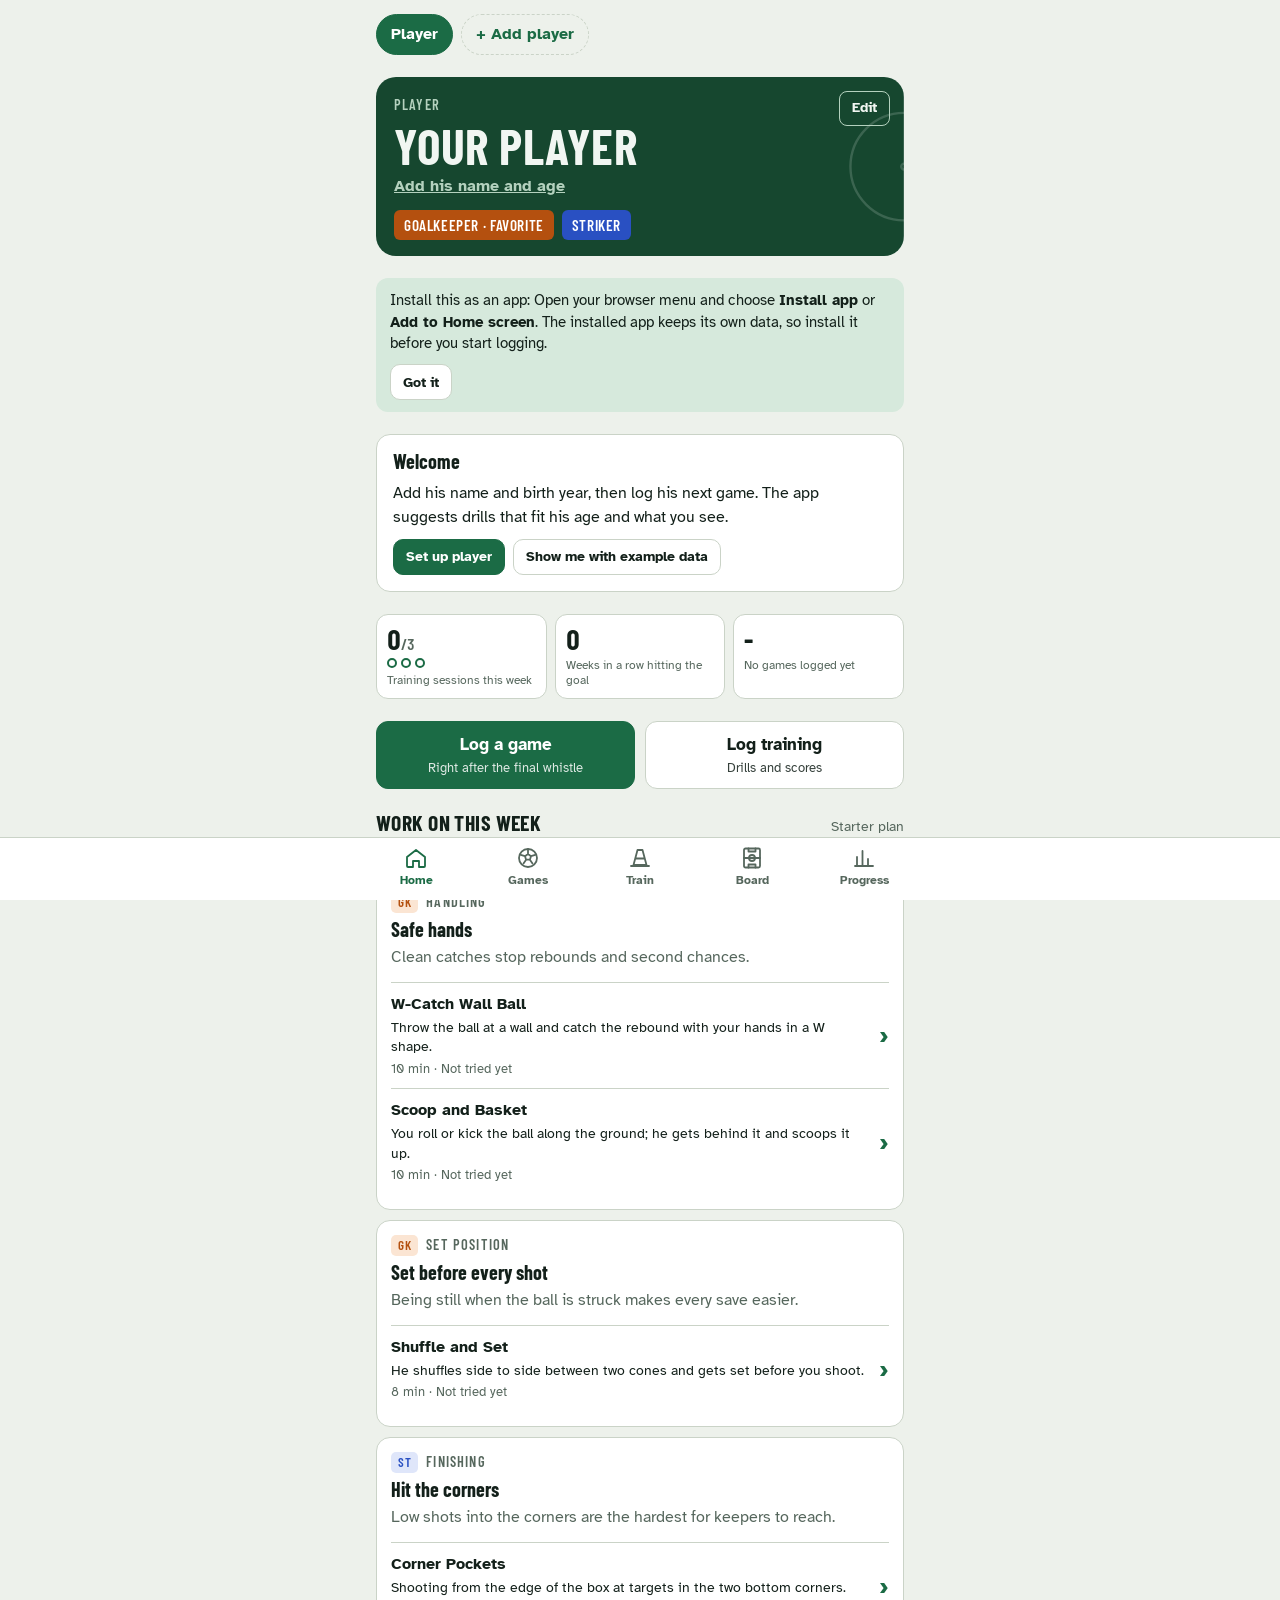
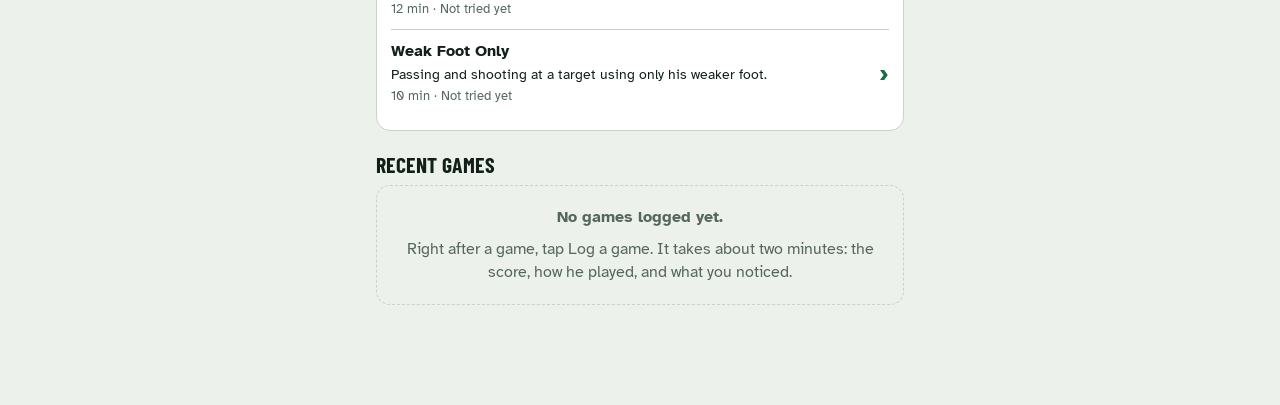
<file: soccer/index.html>
<!DOCTYPE html>
<html lang="en">
<head>
  <meta charset="UTF-8" />
  <meta name="viewport" content="width=device-width, initial-scale=1, viewport-fit=cover" />
  <title>Keeper &amp; Striker Log</title>
  <meta name="description" content="Log games as goalkeeper or striker, track mistakes, saves and shots, and train with drills that target what needs work." />
  <meta name="theme-color" content="#16472F" />
  <meta name="apple-mobile-web-app-capable" content="yes" />
  <meta name="mobile-web-app-capable" content="yes" />
  <meta name="apple-mobile-web-app-status-bar-style" content="black-translucent" />
  <meta name="apple-mobile-web-app-title" content="Soccer Log" />
  <link rel="manifest" href="manifest.webmanifest" />
  <link rel="icon" href="icons/icon.svg" type="image/svg+xml" />
  <link rel="apple-touch-icon" href="icons/apple-touch-icon.png" />
  <link rel="preconnect" href="https://fonts.googleapis.com" />
  <link rel="preconnect" href="https://fonts.gstatic.com" crossorigin />
  <link rel="stylesheet" href="https://fonts.googleapis.com/css2?family=Atkinson+Hyperlegible:wght@400;700&family=Barlow+Condensed:wght@500;600;700&display=swap" />
  <link rel="stylesheet" href="app.css" />
</head>
<body>
  <div class="statusbar" aria-hidden="true"></div>
  <div class="wrap"><main id="view"><noscript><p>This app needs JavaScript turned on.</p></noscript></main></div>
  <div id="toast" class="toast" role="status" hidden></div>
  <input type="file" id="importFile" accept="application/json,.json" hidden />
  <nav class="tabs" aria-label="Sections"><div class="tabs-in">
    <button class="tab" data-a="go" data-v="home"><svg viewBox="0 0 24 24" aria-hidden="true"><path d="M3 11l9-7 9 7v9a1 1 0 0 1-1 1h-5v-6h-6v6H4a1 1 0 0 1-1-1z"/></svg>Home</button>
    <button class="tab" data-a="go" data-v="games"><svg viewBox="0 0 24 24" aria-hidden="true"><circle cx="12" cy="12" r="9"/><path d="M12 8l3 2.2-1.1 3.5h-3.8L9 10.2zM12 8V3.2M15 10.2l4.3-1.4M13.9 13.7l2.6 3.7M10.1 13.7l-2.6 3.7M9 10.2L4.7 8.8"/></svg>Games</button>
    <button class="tab" data-a="go" data-v="train"><svg viewBox="0 0 24 24" aria-hidden="true"><path d="M9.5 4h5l4 15h-13zM3 20h18M7.6 12.5h8.8"/></svg>Train</button>
    <button class="tab" data-a="go" data-v="board"><svg viewBox="0 0 24 24" aria-hidden="true"><rect x="4" y="2.5" width="16" height="19" rx="1.5"/><path d="M4 12h16"/><circle cx="12" cy="12" r="3"/><path d="M8.5 2.5v3h7v-3M8.5 21.5v-3h7v3"/></svg>Board</button>
    <button class="tab" data-a="go" data-v="progress"><svg viewBox="0 0 24 24" aria-hidden="true"><path d="M5 20V11M10.5 20V5M16 20v-7M21 20H3"/></svg>Progress</button>
  </div></nav>
  <script src="plays.js"></script>
  <script src="app.js"></script>
</body>
</html>
</file>
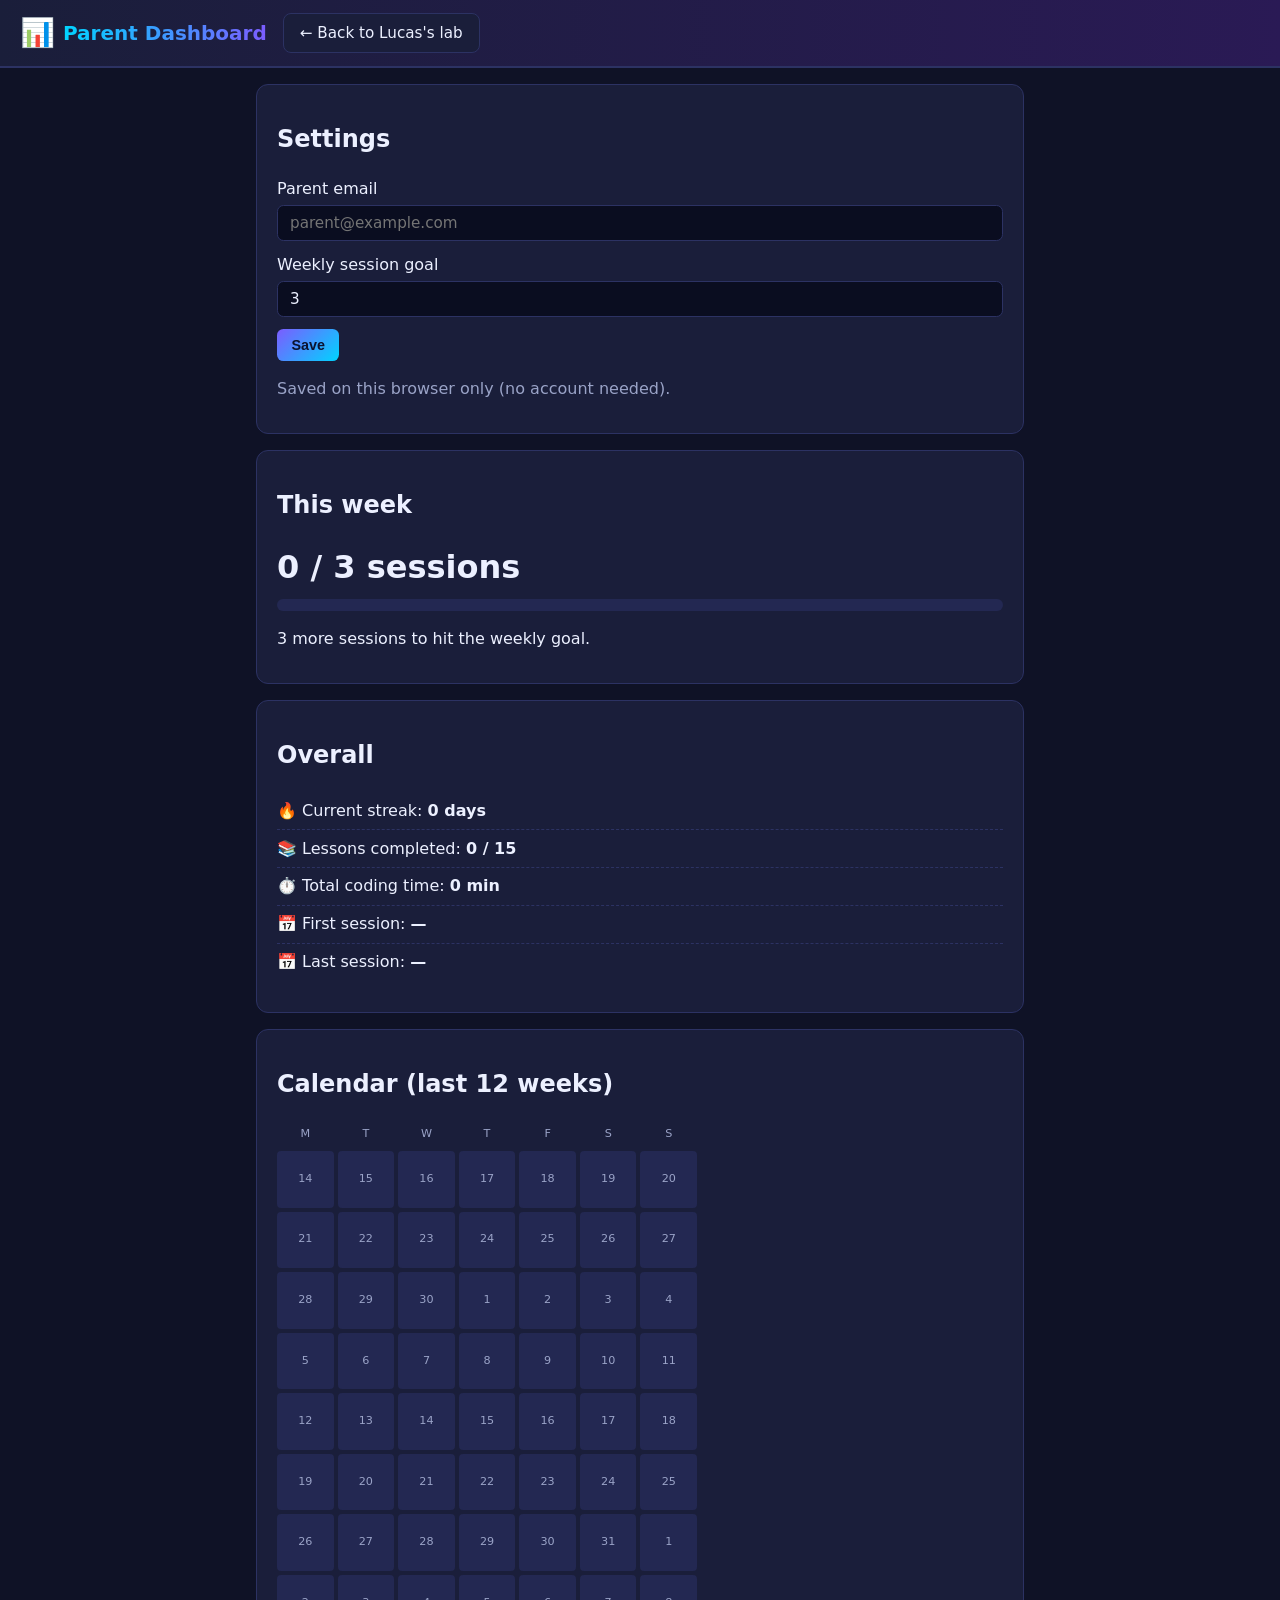
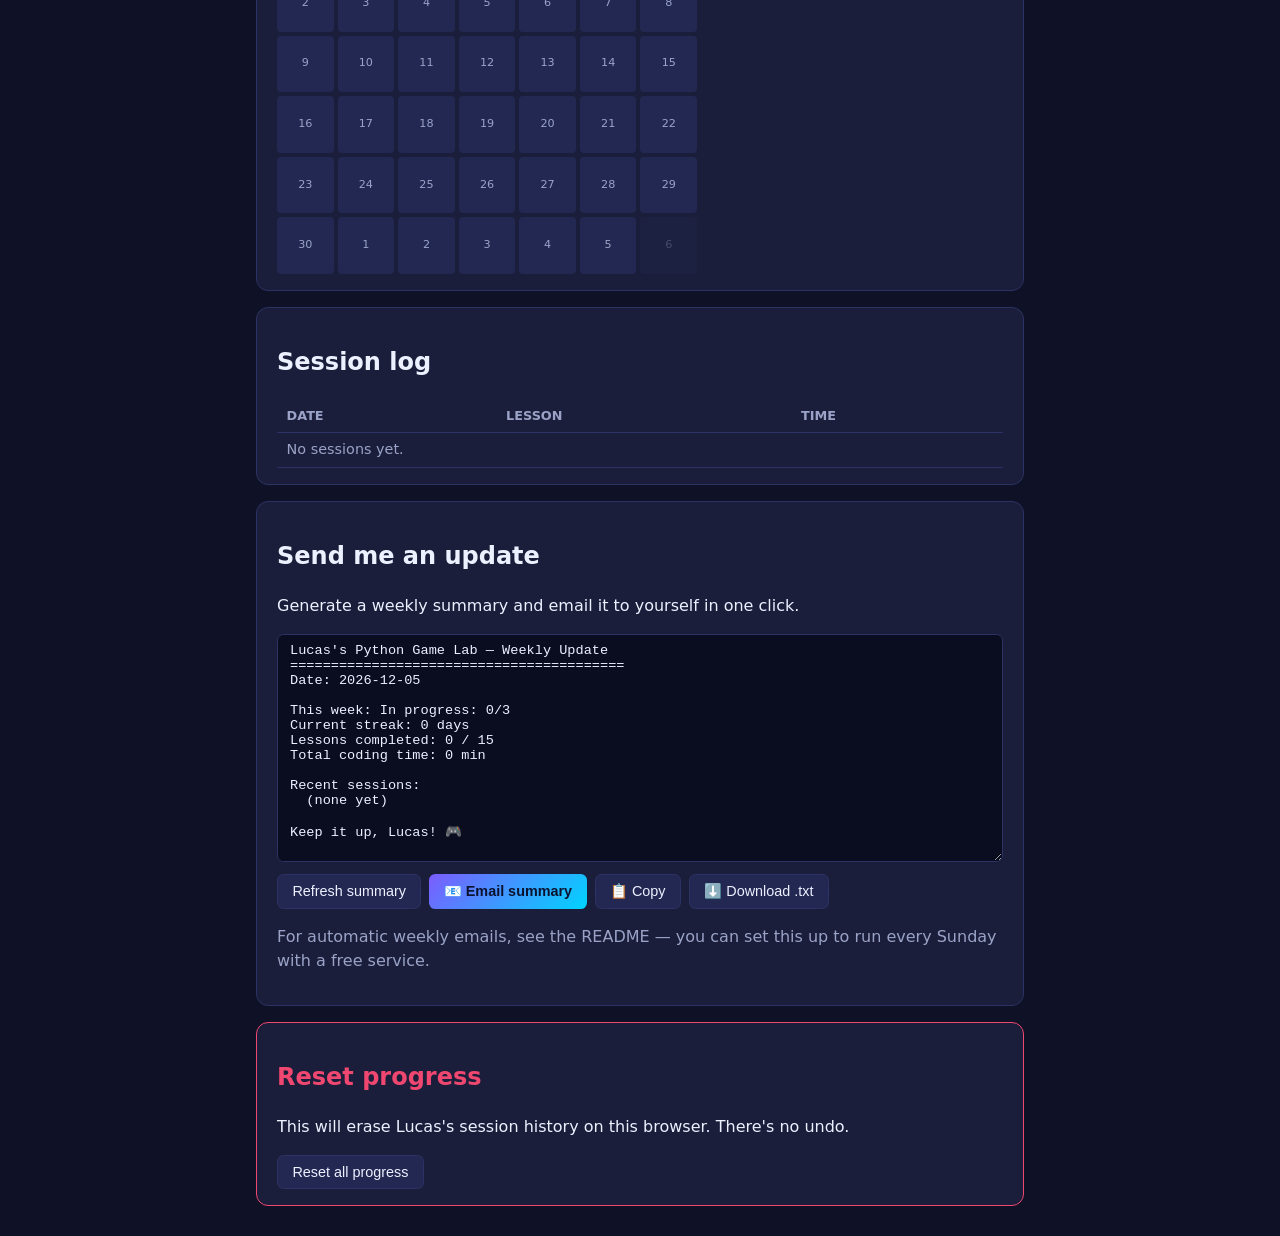
<file: parent.html>
<!DOCTYPE html>
<html lang="en">
<head>
  <meta charset="UTF-8" />
  <meta name="viewport" content="width=device-width, initial-scale=1.0" />
  <title>Parent View — Lucas's Python Game Lab</title>
  <link rel="stylesheet" href="css/styles.css" />
</head>
<body>
  <header class="topbar">
    <div class="brand">
      <span class="logo">📊</span>
      <h1>Parent Dashboard</h1>
    </div>
    <nav class="topnav">
      <a class="nav-btn" href="index.html">← Back to Lucas's lab</a>
    </nav>
  </header>

  <main class="parent-main">
    <section class="card">
      <h2>Settings</h2>
      <label>
        Parent email
        <input id="parent-email" type="email" placeholder="parent@example.com" />
      </label>
      <label>
        Weekly session goal
        <input id="weekly-goal" type="number" min="1" max="7" value="3" />
      </label>
      <button id="btn-save-settings" class="primary">Save</button>
      <p class="muted">Saved on this browser only (no account needed).</p>
    </section>

    <section class="card">
      <h2>This week</h2>
      <p class="big-stat"><span id="sessions-this-week">0</span> / <span id="goal-display">3</span> sessions</p>
      <div class="progress-bar"><div id="week-bar" class="progress-fill"></div></div>
      <p id="week-status"></p>
    </section>

    <section class="card">
      <h2>Overall</h2>
      <ul class="stat-list">
        <li>🔥 Current streak: <strong><span id="streak-count">0</span> days</strong></li>
        <li>📚 Lessons completed: <strong><span id="lessons-done">0</span> / <span id="lessons-total">0</span></strong></li>
        <li>⏱️ Total coding time: <strong><span id="total-time">0</span> min</strong></li>
        <li>📅 First session: <strong id="first-session">—</strong></li>
        <li>📅 Last session: <strong id="last-session">—</strong></li>
      </ul>
    </section>

    <section class="card">
      <h2>Calendar (last 12 weeks)</h2>
      <div id="calendar"></div>
    </section>

    <section class="card">
      <h2>Session log</h2>
      <table class="log-table">
        <thead><tr><th>Date</th><th>Lesson</th><th>Time</th></tr></thead>
        <tbody id="session-log"></tbody>
      </table>
    </section>

    <section class="card">
      <h2>Send me an update</h2>
      <p>Generate a weekly summary and email it to yourself in one click.</p>
      <textarea id="summary-preview" rows="14" readonly></textarea>
      <div class="row">
        <button id="btn-refresh-summary">Refresh summary</button>
        <button id="btn-email-summary" class="primary">📧 Email summary</button>
        <button id="btn-copy-summary">📋 Copy</button>
        <button id="btn-download-summary">⬇️ Download .txt</button>
      </div>
      <p class="muted">For automatic weekly emails, see the README — you can set this up to run every Sunday with a free service.</p>
    </section>

    <section class="card danger">
      <h2>Reset progress</h2>
      <p>This will erase Lucas's session history on this browser. There's no undo.</p>
      <button id="btn-reset-progress">Reset all progress</button>
    </section>
  </main>

  <script src="js/lessons.js"></script>
  <script src="js/tracker.js"></script>
  <script src="js/parent.js"></script>
</body>
</html>
</file>
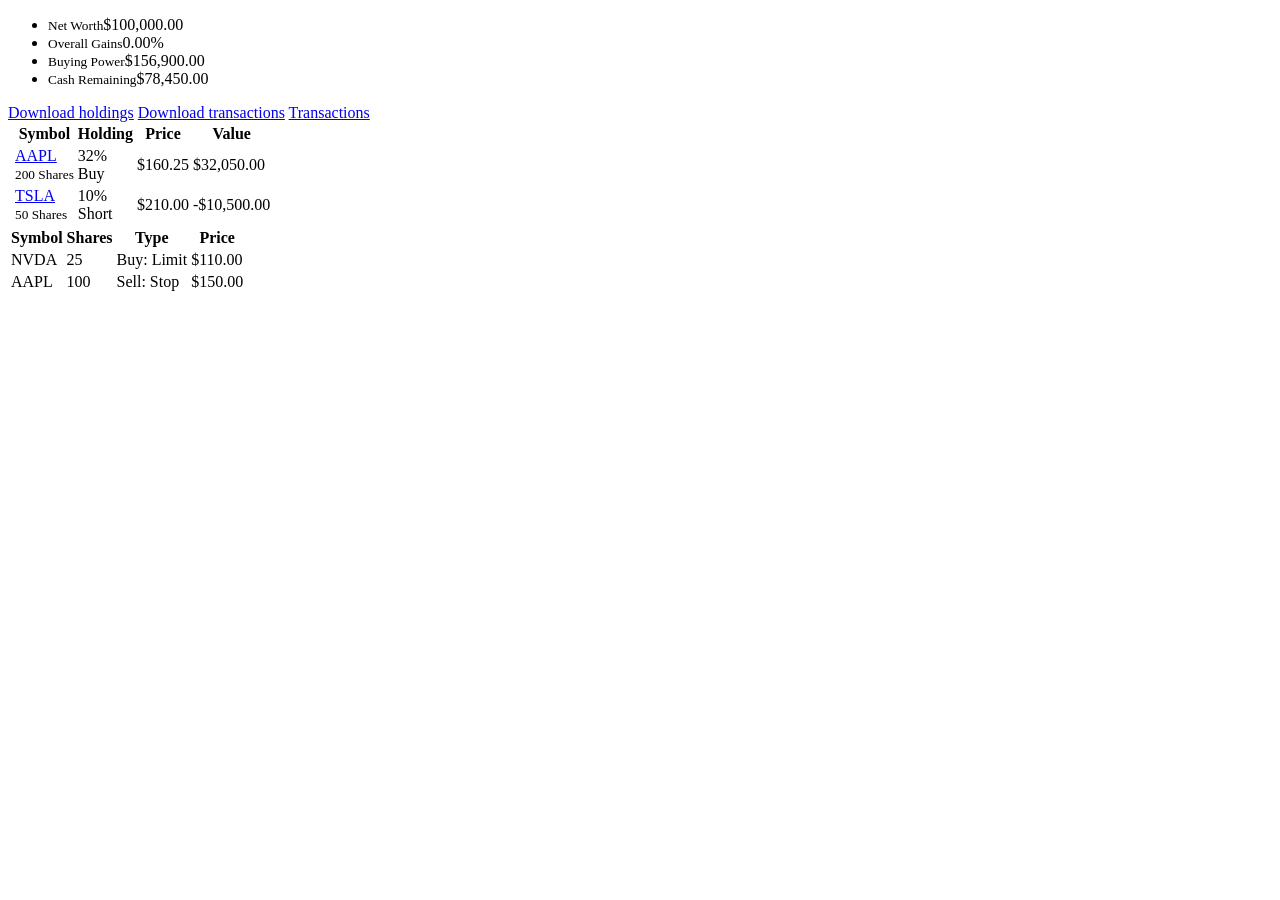
<file: mw-trade-alerts/tests/fixtures/portfolio.html>
<!doctype html>
<html><body>
<!-- Trimmed-down copy of the MarketWatch game portfolio page structure -->
<div class="element element--profile">
  <ul class="list list--kv">
    <li class="kv__item"><small class="label">Net Worth</small><span class="primary">$100,000.00</span></li>
    <li class="kv__item"><small class="label">Overall Gains</small><span class="primary">0.00%</span></li>
    <li class="kv__item"><small class="label">Buying Power</small><span class="primary">$156,900.00</span></li>
    <li class="kv__item"><small class="label">Cash Remaining</small><span class="primary">$78,450.00</span></li>
  </ul>
</div>
<a href="/games/demo-game/download?view=holdings&amp;pub=PUB123&amp;isDownload=true">Download holdings</a>
<a href="/games/demo-game/download?view=transactions&amp;pub=&amp;isDownload=true">Download transactions</a>
<a href="/games/demo-game/transactions?pub=PUB123">Transactions</a>

<mw-table-dropdown>
<table class="table table--primary">
  <thead><tr><th></th><th>Symbol</th><th>Holding</th><th>Price</th><th>Value</th></tr></thead>
  <tbody>
    <tr class="table__row">
      <td></td>
      <td><a class="primary" href="#"><mini-quote>AAPL</mini-quote></a><div class="secondary"><small>200 Shares</small></div></td>
      <td><div class="primary">32%</div><div class="secondary">
        Buy
      </div></td>
      <td><div class="primary">$160.25</div></td>
      <td><div class="primary">$32,050.00</div></td>
    </tr>
    <tr class="table__row">
      <td></td>
      <td><a class="primary" href="#"><mini-quote>TSLA</mini-quote></a><div class="secondary"><small>50 Shares</small></div></td>
      <td><div class="primary">10%</div><div class="secondary">Short</div></td>
      <td><div class="primary">$210.00</div></td>
      <td><div class="primary">-$10,500.00</div></td>
    </tr>
  </tbody>
</table>
</mw-table-dropdown>

<table class="table table--primary table--condensed no-margin">
  <tr><th>Symbol</th><th>Shares</th><th>Type</th><th>Price</th></tr>
  <tr data-order="9001"><td class="ticker">NVDA</td><td class="shares">25</td><td class="type">Buy: Limit</td><td class="price">$110.00</td></tr>
  <tr data-order="9002"><td class="ticker">AAPL</td><td class="shares">100</td><td class="type">Sell: Stop</td><td class="price">$150.00</td></tr>
</table>
</body></html>
</file>
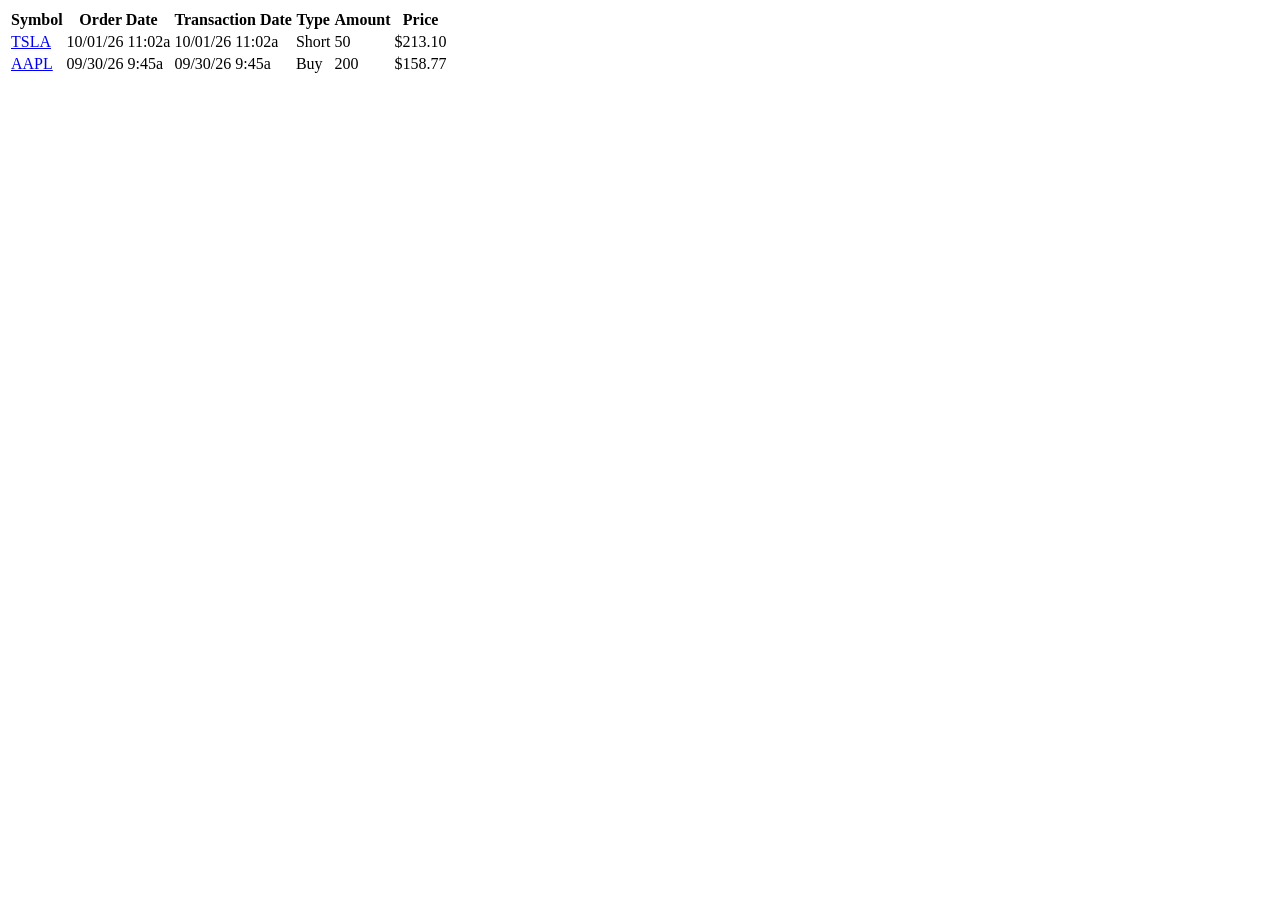
<file: mw-trade-alerts/tests/fixtures/transactions.html>
<!doctype html>
<html><body>
<div class="element element--table transactions">
  <table class="table table--primary">
    <thead><tr><th>Symbol</th><th>Order Date</th><th>Transaction Date</th><th>Type</th><th>Amount</th><th>Price</th></tr></thead>
    <tbody>
      <tr><td><a href="#">TSLA</a></td><td>10/01/26 11:02a</td><td>10/01/26 11:02a</td><td>Short</td><td>50</td><td>$213.10</td></tr>
      <tr><td><a href="#">AAPL</a></td><td>09/30/26 9:45a</td><td>09/30/26 9:45a</td><td>Buy</td><td>200</td><td>$158.77</td></tr>
    </tbody>
  </table>
</div>
</body></html>
</file>
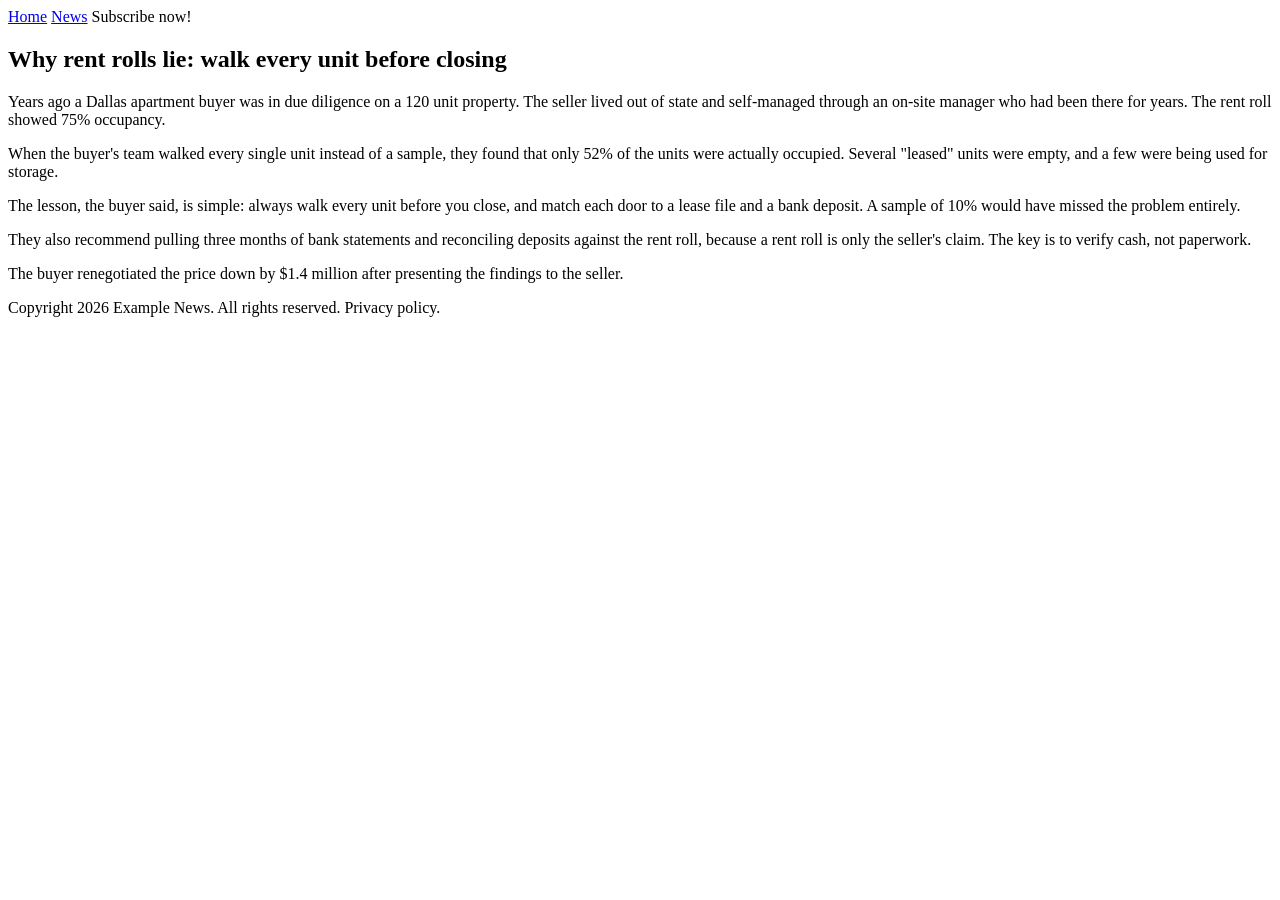
<file: sector-scout/tests/fixtures/article.html>
<!doctype html>
<html><head><title>Why rent rolls lie: walk every unit before closing</title>
<meta property="og:title" content="Why rent rolls lie: walk every unit before closing"></head>
<body>
<nav><a href="/">Home</a> <a href="/news">News</a> Subscribe now!</nav>
<article>
<h1>Why rent rolls lie: walk every unit before closing</h1>
<p>Years ago a Dallas apartment buyer was in due diligence on a 120 unit property. The seller lived out of state and self-managed through an on-site manager who had been there for years. The rent roll showed 75% occupancy.</p>
<p>When the buyer's team walked every single unit instead of a sample, they found that only 52% of the units were actually occupied. Several "leased" units were empty, and a few were being used for storage.</p>
<p>The lesson, the buyer said, is simple: always walk every unit before you close, and match each door to a lease file and a bank deposit. A sample of 10% would have missed the problem entirely.</p>
<p>They also recommend pulling three months of bank statements and reconciling deposits against the rent roll, because a rent roll is only the seller's claim. The key is to verify cash, not paperwork.</p>
<p>The buyer renegotiated the price down by $1.4 million after presenting the findings to the seller.</p>
</article>
<footer>Copyright 2026 Example News. All rights reserved. Privacy policy.</footer>
</body></html>
</file>
<file: soccer/app.css>
/* Layout: one phone-width column; a pitch-green player card up top; chalk-line goal and field diagrams for logging; fixed tab bar at the bottom */
:root{
  --bg:#EDF1EB; --surface:#FFFFFF; --surface-2:#E2E8DF; --ink:#13201A; --muted:#56675D; --line:#CAD3C7;
  --accent:#1B6B45; --accent-ink:#FFFFFF; --accent-soft:#D6E9DC;
  --gk:#B4500F; --gk-soft:#FBE5D3; --on-gk:#FFFFFF;
  --st:#2950C2; --st-soft:#DFE6FA; --on-st:#FFFFFF;
  --good:#1D7F49; --good-soft:#D7EEDF; --speed:#8A5A00; --speed-soft:#FCEFC7; --bad:#BC3326; --bad-soft:#F7DDD8;
  --hero:#16472F; --hero-ink:#F1F6F2; --hero-muted:#B4D1BE; --hero-line:rgba(255,255,255,.16);
  --turf:#2F7A4E; --turf-2:#2B7148; --chalk:#F4F8F4;
  --shot-goal:#FFD43B; --shot-on:#FFFFFF; --shot-off:#FF8A7A; --shot-blk:#A9B8AE;
  --f-display:"Barlow Condensed","Arial Narrow","Roboto Condensed",sans-serif;
  --f-body:"Atkinson Hyperlegible",system-ui,-apple-system,"Segoe UI",sans-serif;
  --radius:14px;
}
@media (prefers-color-scheme: dark){
  :root:not([data-theme="light"]){
    --bg:#0C1410; --surface:#15201A; --surface-2:#1C2922; --ink:#E6EEE8; --muted:#97AA9E; --line:#2A3A31;
    --accent:#46B07A; --accent-ink:#06140C; --accent-soft:#18392A;
    --gk:#F2914F; --gk-soft:#3B2617; --on-gk:#1A0C03;
    --st:#86A2F5; --st-soft:#1C2648; --on-st:#0A1230;
    --good:#53C58A; --good-soft:#163525; --speed:#F2C14E; --speed-soft:#3A2F12; --bad:#F27466; --bad-soft:#3D1F1B;
    --hero:#12321F; --hero-ink:#EAF3EC; --hero-muted:#97BFA5; --hero-line:rgba(255,255,255,.11);
    --turf:#1F5A3A; --turf-2:#1C5235; --chalk:#DCEADF;
    color-scheme:dark;
  }
}
:root[data-theme="dark"]{
  --bg:#0C1410; --surface:#15201A; --surface-2:#1C2922; --ink:#E6EEE8; --muted:#97AA9E; --line:#2A3A31;
  --accent:#46B07A; --accent-ink:#06140C; --accent-soft:#18392A;
  --gk:#F2914F; --gk-soft:#3B2617; --on-gk:#1A0C03;
  --st:#86A2F5; --st-soft:#1C2648; --on-st:#0A1230;
  --good:#53C58A; --good-soft:#163525; --speed:#F2C14E; --speed-soft:#3A2F12; --bad:#F27466; --bad-soft:#3D1F1B;
  --hero:#12321F; --hero-ink:#EAF3EC; --hero-muted:#97BFA5; --hero-line:rgba(255,255,255,.11);
  --turf:#1F5A3A; --turf-2:#1C5235; --chalk:#DCEADF;
  color-scheme:dark;
}
*{box-sizing:border-box}
:root{color-scheme:light}
html,body{background:var(--bg)}
html{-webkit-text-size-adjust:100%;text-size-adjust:100%}
body{margin:0;color:var(--ink);font:16px/1.45 var(--f-body);-webkit-tap-highlight-color:transparent}
button,input,select,textarea{font:inherit;color:inherit}
button{cursor:pointer;touch-action:manipulation;-webkit-user-select:none;user-select:none}
img{max-width:100%}
[hidden]{display:none!important}
p{margin:0}
:focus-visible{outline:3px solid var(--accent);outline-offset:2px}
/* Installed on an iPhone the page runs under the status bar; this band keeps the clock readable */
.statusbar{position:fixed;top:0;left:0;right:0;height:env(safe-area-inset-top,0px);background:var(--hero);z-index:40}
.wrap{max-width:560px;margin:0 auto;padding-inline:16px;padding-block:calc(14px + env(safe-area-inset-top,0px)) calc(100px + env(safe-area-inset-bottom,0px))}
h1,h2,h3{font-family:var(--f-display);text-wrap:balance;margin:0;line-height:1.05}
h1{font-size:2.1rem;font-weight:700;letter-spacing:.01em;text-transform:uppercase}
h2{font-size:1.35rem;font-weight:700;text-transform:uppercase;letter-spacing:.02em;display:flex;align-items:center;gap:8px}
h3{font-size:1.25rem;font-weight:700}
.eyebrow{font-family:var(--f-display);font-weight:600;font-size:.9rem;letter-spacing:.08em;text-transform:uppercase;color:var(--muted);display:flex;align-items:center;gap:8px;flex-wrap:wrap}
.muted{color:var(--muted)}
.sub{font-size:.86rem;color:var(--muted)}
.prose{max-width:65ch}
.view{display:flex;flex-direction:column;gap:22px}
.block{display:flex;flex-direction:column;gap:10px}
.block-head{display:flex;align-items:baseline;justify-content:space-between;gap:4px 10px;flex-wrap:wrap}
.bar{display:flex;align-items:center;justify-content:space-between;gap:10px;min-height:44px}
.back,.link{background:none;border:0;color:var(--accent);font-weight:700;padding:8px 0;min-height:40px;text-align:left}
.lbl2{font-size:.86rem;font-weight:700;color:var(--muted);display:flex;align-items:center;gap:8px}

/* Player card */
.hero{position:relative;overflow:hidden;background:var(--hero);color:var(--hero-ink);border-radius:20px;padding:18px 18px 16px;display:flex;flex-direction:column;gap:6px}
.hero-lines{position:absolute;right:0;top:0;height:100%;width:auto;fill:none;stroke:var(--hero-line);stroke-width:1.6;pointer-events:none}
.hero .eyebrow{color:var(--hero-muted)}
.hero-name{font-size:clamp(2.3rem,10vw,3.1rem);line-height:.95;padding-right:64px;overflow-wrap:anywhere}
.hero-team{color:var(--hero-muted);font-weight:700}
.hero-pos{display:flex;gap:8px;flex-wrap:wrap;margin-top:6px}
.badge{font-family:var(--f-display);font-weight:600;font-size:.95rem;letter-spacing:.04em;text-transform:uppercase;padding:4px 10px;border-radius:6px}
.badge.gk{background:var(--gk);color:var(--on-gk)}
.badge.st{background:var(--st);color:var(--on-st)}
.hero-edit{position:absolute;top:14px;right:14px;background:transparent;border:1px solid var(--hero-muted);color:var(--hero-ink);border-radius:8px;padding:6px 12px;font-size:.88rem;font-weight:700}
.hero-add{background:none;border:0;padding:0;color:var(--hero-muted);text-decoration:underline;font-weight:700;text-align:left}

/* Week strip */
.strip{display:grid;grid-template-columns:repeat(3,1fr);gap:8px}
.cell{background:var(--surface);border:1px solid var(--line);border-radius:12px;padding:10px;min-width:0;display:flex;flex-direction:column;gap:5px}
.num{font-family:var(--f-display);font-size:1.75rem;font-weight:700;line-height:1;font-variant-numeric:tabular-nums}
.num small{font-size:1rem;color:var(--muted);font-weight:600}
.cell .lbl,.tile .lbl{font-size:.78rem;color:var(--muted);line-height:1.2}
.dots{display:flex;gap:4px;flex-wrap:wrap}
.dot{width:10px;height:10px;border-radius:50%;border:2px solid var(--accent)}
.dot.on{background:var(--accent)}
.res-txt-W{color:var(--good)} .res-txt-L{color:var(--bad)}

/* Buttons */
.actions{display:grid;grid-template-columns:1fr 1fr;gap:10px}
.btn{display:inline-flex;align-items:center;justify-content:center;gap:8px;min-height:48px;padding:10px 16px;border-radius:12px;border:1px solid var(--line);background:var(--surface);font-weight:700;text-align:center}
.btn.primary{background:var(--accent);color:var(--accent-ink);border-color:var(--accent)}
.btn.danger{color:var(--bad);border-color:var(--bad);background:transparent}
.btn.armed{background:var(--bad);color:var(--surface);border-color:var(--bad)}
.btn.wide{width:100%}
.btn.small{min-height:36px;padding:6px 12px;font-size:.9rem;border-radius:10px}
.btn.big{min-height:68px;font-size:1.08rem;flex-direction:column;gap:2px}
.btn.big small{font-weight:400;font-size:.8rem;opacity:.85}
.btn:disabled{opacity:.6;cursor:default}
.mini{border:1px solid var(--line);background:var(--surface);border-radius:8px;padding:4px 10px;font-size:.85rem;min-height:34px;font-weight:700}
.mini.on{background:var(--bad-soft);border-color:var(--bad);color:var(--bad)}

/* Tags */
.tag{font-family:var(--f-display);font-weight:600;font-size:.82rem;letter-spacing:.05em;text-transform:uppercase;padding:2px 7px;border-radius:5px;white-space:nowrap;display:inline-block;line-height:1.35}
.tag.gk{background:var(--gk-soft);color:var(--gk)}
.tag.st{background:var(--st-soft);color:var(--st)}
.tag.both{background:var(--surface-2);color:var(--ink)}
.tag.pick{background:var(--accent-soft);color:var(--accent)}
.tag.ex{background:var(--surface-2);color:var(--muted)}

/* Focus and coach */
.focus,.coach-card,.card{background:var(--surface);border:1px solid var(--line);border-radius:var(--radius);padding:14px;display:flex;flex-direction:column;gap:6px}
.card{gap:8px;padding:12px}
.dlinks{display:flex;flex-direction:column;border-top:1px solid var(--line);margin-top:6px}
.dlink{display:flex;justify-content:space-between;align-items:center;gap:10px;padding:10px 0;background:none;border:0;border-bottom:1px solid var(--line);text-align:left;font-weight:700;width:100%}
.dlink:last-child{border-bottom:0}
.dlink small{display:block;font-weight:400;color:var(--muted);font-size:.84rem}
.dlink .go{color:var(--accent);font-size:1.5rem;line-height:1}
.coach-card{gap:10px}
.coach-head{font-family:var(--f-display);font-size:1.5rem;font-weight:700;text-transform:uppercase;line-height:1.05}
.coach-focus{border-top:1px solid var(--line);padding-top:10px;display:flex;flex-direction:column;gap:4px}
.tip{font-weight:700}
.parent-note{background:var(--surface-2);border-radius:10px;padding:10px 12px}
.err{color:var(--bad);font-weight:700}
.note{background:var(--surface-2);border-radius:12px;padding:12px 14px;display:flex;gap:10px;align-items:center;justify-content:space-between;flex-wrap:wrap;font-size:.92rem}
.note.warn{background:var(--bad-soft)}
.empty{border:1.5px dashed var(--line);border-radius:var(--radius);padding:20px 16px;text-align:center;color:var(--muted);display:flex;flex-direction:column;gap:8px;align-items:center}

/* Lists */
.list{background:var(--surface);border:1px solid var(--line);border-radius:var(--radius);overflow:hidden}
.row{display:flex;align-items:center;gap:12px;width:100%;padding:12px 14px;background:none;border:0;border-bottom:1px solid var(--line);text-align:left}
.row:last-child{border-bottom:0}
.row-main{flex:1;min-width:0;display:flex;flex-direction:column;gap:2px}
.row-title{font-weight:700;overflow:hidden;text-overflow:ellipsis;white-space:nowrap}
.row-title.wrap{white-space:normal}
.row-sub{font-size:.85rem;color:var(--muted);display:flex;gap:6px;align-items:center;flex-wrap:wrap}
.row-score{font-family:var(--f-display);font-size:1.5rem;font-weight:700;font-variant-numeric:tabular-nums;white-space:nowrap}
.row-score.sm{font-size:1.15rem}
.row-score small{font-size:.85rem;color:var(--muted)}
.res{width:32px;height:32px;flex:none;border-radius:8px;display:grid;place-items:center;font-family:var(--f-display);font-weight:700;font-size:1.1rem}
.res-W{background:var(--good-soft);color:var(--good)}
.res-L{background:var(--bad-soft);color:var(--bad)}
.res-D{background:var(--surface-2);color:var(--muted)}
.list.pad{padding:0 14px}

/* Game detail */
.board{background:var(--hero);color:var(--hero-ink);border-radius:18px;padding:16px;display:flex;flex-direction:column;gap:10px}
.board-row{display:grid;grid-template-columns:1fr auto auto 1fr;gap:8px;align-items:center}
.board .team{font-family:var(--f-display);font-weight:700;text-transform:uppercase;font-size:1.05rem;line-height:1.1;min-width:0;overflow-wrap:anywhere}
.board .team.them{text-align:right}
.board .n{font-family:var(--f-display);font-size:2.6rem;font-weight:700;background:rgba(0,0,0,.28);border-radius:8px;min-width:52px;text-align:center;font-variant-numeric:tabular-nums;line-height:1.25}
.board .meta{color:var(--hero-muted);font-size:.88rem}
.posline{display:flex;gap:6px 14px;flex-wrap:wrap;align-items:center;font-weight:700}
.tiles{display:grid;grid-template-columns:repeat(auto-fill,minmax(98px,1fr));gap:8px}
.tile{background:var(--surface);border:1px solid var(--line);border-radius:12px;padding:10px;display:flex;flex-direction:column;gap:4px;min-width:0}
.tile .num{font-size:1.8rem}
.tile.gk .num{color:var(--gk)} .tile.st .num{color:var(--st)}
.notecard{background:var(--surface);border:1px solid var(--line);border-radius:12px;padding:12px;display:flex;flex-direction:column;gap:4px}

/* Forms */
.group{background:var(--surface);border:1px solid var(--line);border-radius:var(--radius);padding:14px;display:flex;flex-direction:column;gap:12px}
.group > h2{font-size:1.2rem}
.field{display:flex;flex-direction:column;gap:4px;min-width:0}
.field label{font-size:.86rem;font-weight:700;color:var(--muted)}
input[type=text],input[type=date],input[type=number],select,textarea{width:100%;min-height:44px;padding:8px 10px;border:1px solid var(--line);border-radius:10px;background:var(--bg)}
textarea{min-height:76px;resize:vertical}
.two{display:grid;grid-template-columns:1fr 1fr;gap:10px}
.seg{display:flex;border:1px solid var(--line);border-radius:10px;overflow:hidden;background:var(--surface)}
.seg button{flex:1;min-height:42px;background:transparent;border:0;border-right:1px solid var(--line);font-weight:700}
.seg button:last-child{border-right:0}
.seg button.on{background:var(--accent);color:var(--accent-ink)}
.posbtns{display:grid;grid-template-columns:1fr 1fr;gap:10px}
.posbtn{border:2px solid var(--line);border-radius:12px;padding:10px 12px;background:var(--bg);text-align:left;display:flex;flex-direction:column;gap:2px}
.posbtn strong{font-family:var(--f-display);font-size:1.25rem;text-transform:uppercase}
.posbtn.on.gk{border-color:var(--gk);background:var(--gk-soft)}
.posbtn.on.gk strong{color:var(--gk)}
.posbtn.on.st{border-color:var(--st);background:var(--st-soft)}
.posbtn.on.st strong{color:var(--st)}
.steppers{display:grid;grid-template-columns:repeat(auto-fill,minmax(130px,1fr));gap:10px}
.stepper{display:flex;flex-direction:column;justify-content:space-between;gap:6px;padding:8px;border:1px solid var(--line);border-radius:10px;background:var(--bg);min-width:0}
.st-label{font-size:.86rem;font-weight:700;line-height:1.2}
.st-label small{display:block;font-weight:400;color:var(--muted)}
.st-ctl{display:flex;align-items:center;justify-content:space-between;gap:6px}
.st-ctl button{width:44px;height:40px;border-radius:9px;border:1px solid var(--line);background:var(--surface);font-size:1.35rem;font-weight:700;line-height:1}
.st-ctl output{font-family:var(--f-display);font-size:1.8rem;font-weight:700;font-variant-numeric:tabular-nums;min-width:2ch;text-align:center}
.chips{display:flex;flex-wrap:wrap;gap:8px}
.chip{border:1px solid var(--line);border-radius:999px;background:var(--bg);padding:8px 13px;min-height:40px;font-size:.92rem;display:inline-flex;align-items:center}
.chip.on{background:var(--good-soft);border-color:var(--good);color:var(--good);font-weight:700}
.chip.static{cursor:default;min-height:0;padding:6px 12px;background:var(--surface)}
.tally{display:inline-flex;align-items:stretch;border:1px solid var(--line);border-radius:999px;background:var(--bg);overflow:hidden}
.tally button{background:none;border:0;padding:8px 13px;min-height:40px;text-align:left;font-size:.92rem;color:inherit}
.tally b{margin-left:6px;font-family:var(--f-display);font-size:1.1rem}
.tally .minus{padding:8px 13px;border-left:1px solid currentColor;font-weight:700;font-size:1.1rem}
.tally.on{background:var(--bad-soft);border-color:var(--bad);color:var(--bad);font-weight:700}
.seg5{display:grid;grid-template-columns:repeat(5,1fr);gap:6px}
.seg5 button{min-height:42px;border:1px solid var(--line);border-radius:9px;background:var(--bg);font-family:var(--f-display);font-size:1.25rem;font-weight:700}
.seg5 button.on{background:var(--accent);color:var(--accent-ink);border-color:var(--accent)}
.rate{display:flex;flex-direction:column;gap:4px}
.rate-ends{display:flex;justify-content:space-between;font-size:.76rem;color:var(--muted)}
.savebar{position:sticky;bottom:calc(70px + env(safe-area-inset-bottom,0px));display:flex;gap:10px;padding-block:10px;background:linear-gradient(to bottom,transparent,var(--bg) 35%);z-index:5}
.item{display:flex;flex-direction:column;gap:8px;padding-bottom:12px;border-bottom:1px solid var(--line)}
.item-score{display:flex;align-items:flex-end;gap:8px;flex-wrap:wrap}
.field.sm{width:86px}
.of{padding-bottom:11px;color:var(--muted)}
.item-score .mini{margin-left:auto;margin-bottom:5px}
.row-btns{display:flex;gap:16px;flex-wrap:wrap}
.outcomes{display:flex;flex-wrap:wrap;gap:8px}

/* Goal mouth */
.goalwrap{padding-inline:4px;border-bottom:3px solid var(--muted)}
.goal{display:grid;grid-template-columns:repeat(3,1fr);grid-template-rows:repeat(2,60px);border:6px solid var(--ink);border-bottom:0;border-radius:4px 4px 0 0;background-color:var(--bg);background-image:linear-gradient(var(--line) 1px,transparent 1px),linear-gradient(90deg,var(--line) 1px,transparent 1px);background-size:12px 12px}
.gz{border:1px dashed var(--muted);background:transparent;display:grid;place-items:center;padding:0}
.gz b{background:var(--bad);color:var(--surface);min-width:32px;height:32px;border-radius:16px;display:grid;place-items:center;padding:0 7px;font-family:var(--f-display);font-size:1.2rem}
.goal.heat .gz{border-style:solid;border-color:var(--line);background:color-mix(in srgb,var(--bad) var(--h),transparent)}
.goals{margin:0;padding:0;list-style:none;display:flex;flex-direction:column;gap:6px}
.goals li{display:flex;justify-content:space-between;align-items:center;gap:8px;flex-wrap:wrap;font-size:.94rem}
.goal-btns{display:flex;gap:6px}

/* Field */
.pitch{width:100%;height:auto;display:block;border-radius:10px}
.pitch.tap{cursor:crosshair;touch-action:manipulation}
.pitch .t1{fill:var(--turf)} .pitch .t2{fill:var(--turf-2)}
.pitch .chalk{fill:none;stroke:var(--chalk);stroke-width:.5}
.pitch .spot{fill:var(--chalk)}
.pitch .goalbox{fill:none;stroke:var(--chalk);stroke-width:.7}
.shot{stroke:rgba(0,0,0,.5);stroke-width:.4}
.s-goal{fill:var(--shot-goal);background:var(--shot-goal)}
.s-on{fill:var(--shot-on);background:var(--shot-on)}
.s-off{fill:var(--shot-off);background:var(--shot-off)}
.s-blocked{fill:var(--shot-blk);background:var(--shot-blk)}
.shot.pending{fill:none;stroke:var(--shot-goal);stroke-width:.9}
.legend{display:flex;gap:14px;flex-wrap:wrap;font-size:.82rem;color:var(--muted)}
.lg{display:inline-block;width:11px;height:11px;border-radius:50%;margin-right:5px;vertical-align:-1px;border:1px solid var(--muted)}

/* Drills */
.drills{display:grid;grid-template-columns:repeat(auto-fill,minmax(240px,1fr));gap:10px}
.dcard{display:flex;flex-direction:column;gap:4px;text-align:left;background:var(--surface);border:1px solid var(--line);border-radius:var(--radius);padding:12px 14px}
.dc-top{display:flex;gap:6px;align-items:center}
.dc-top .sub{margin-left:auto}
.dc-name{font-family:var(--f-display);font-size:1.35rem;font-weight:700;line-height:1.1}
.dc-last{font-size:.86rem;color:var(--accent);font-weight:700}
.dhead{display:flex;flex-direction:column;gap:8px}
.steps{margin:0;padding-left:1.4em;display:flex;flex-direction:column;gap:8px}
.cues{margin:0;padding-left:1.2em;display:flex;flex-direction:column;gap:6px}
.hist{display:flex;align-items:center;gap:16px;flex-wrap:wrap}
.hist-stats{display:flex;gap:16px}

/* Charts */
.chart{width:100%;height:auto;display:block}
.chart .grid{stroke:var(--line);stroke-width:1}
.chart text{fill:var(--muted);font-family:var(--f-body);font-size:10px}
.chart text.val{fill:var(--ink);font-weight:700}
.chart .b-gk{fill:var(--gk)} .chart .b-st{fill:var(--st)}
.spark{width:120px;height:32px;flex:none}
.spark .ln{fill:none;stroke:var(--accent);stroke-width:2;stroke-linejoin:round}
.spark .area{fill:var(--accent-soft)}
.spark circle{fill:var(--accent)}
.trend{font-family:var(--f-display);font-weight:600;font-size:.85rem;letter-spacing:.04em;text-transform:uppercase;padding:2px 8px;border-radius:5px;white-space:nowrap}
.trend.down{background:var(--good-soft);color:var(--good)}
.trend.up{background:var(--bad-soft);color:var(--bad)}
.trend.same{background:var(--surface-2);color:var(--muted)}

/* Tab bar and toast */
.tabs{position:fixed;left:0;right:0;bottom:0;z-index:20;background:var(--surface);border-top:1px solid var(--line);padding-bottom:env(safe-area-inset-bottom,0px)}
.tabs-in{max-width:560px;margin:0 auto;display:grid;grid-template-columns:repeat(5,1fr)}
.tab{display:flex;flex-direction:column;align-items:center;gap:2px;padding:8px 0 10px;background:none;border:0;color:var(--muted);font-size:.76rem;font-weight:700}
.tab svg{width:24px;height:24px;fill:none;stroke:currentColor;stroke-width:1.8;stroke-linecap:round;stroke-linejoin:round}
.tab.on{color:var(--accent)}
.toast{position:fixed;left:50%;transform:translateX(-50%);bottom:calc(84px + env(safe-area-inset-bottom,0px));background:var(--ink);color:var(--bg);padding:10px 16px;border-radius:10px;font-weight:700;z-index:30;max-width:calc(100% - 32px);text-align:center}
@media (max-width:360px){ .strip{grid-template-columns:1fr 1fr} .strip .cell:last-child{grid-column:span 2} }
@media (prefers-reduced-motion: no-preference){ .btn,.chip,.tally,.seg button,.seg5 button,.posbtn{transition:background-color .15s,border-color .15s,color .15s} }
.note-btns{display:flex;gap:8px;flex-wrap:wrap}
.note.install{background:var(--accent-soft)}
.note b{font-weight:700}
.welcome{background:var(--surface);border:1px solid var(--line);border-radius:var(--radius);padding:16px;display:flex;flex-direction:column;gap:10px}
.backup-row{display:flex;gap:10px;flex-wrap:wrap}
.backup-row .btn{flex:1 1 160px}

/* Board */
:root{--tok-us:#2B57D6;--tok-gk:#E8772E;--tok-them:#D23F33;--tok-ink:#FFFFFF;--gold:#FFD43B}
.field{width:100%;height:auto;display:block;border-radius:12px;-webkit-user-select:none;user-select:none;-webkit-touch-callout:none}
.field.edit{touch-action:none;cursor:crosshair}
.field .t1{fill:var(--turf)} .field .t2{fill:var(--turf-2)}
.field .chalk{fill:none;stroke:var(--chalk);stroke-width:.35}
.field .spot circle{fill:var(--chalk)}
.field .goalbox{fill:none;stroke:var(--chalk);stroke-width:.45}
.field .hit,.field .hitp{fill:#000;fill-opacity:0}
.field .hitp{fill:none;stroke:#000;stroke-opacity:0;stroke-width:3.5}
.field .body{stroke:var(--tok-ink);stroke-width:.35}
.field .body.us{fill:var(--tok-us)} .field .body.gk{fill:var(--tok-gk)} .field .body.them{fill:var(--tok-them)}
.field .lab{fill:var(--tok-ink);font-family:var(--f-display);font-weight:700;pointer-events:none}
.field .hi{fill:none;stroke:var(--gold);stroke-width:.6}
.field .ballc{fill:#FFFFFF;stroke:#1A1A1A;stroke-width:.25}
.field .ballp{fill:#1A1A1A}
.field .cone{fill:#F08A24;stroke:#7A3A00;stroke-width:.2}
.field .selring{fill:none;stroke:var(--gold);stroke-width:.4;stroke-dasharray:.9 .6}
.field .handle .hd{fill:var(--gold);stroke:#1A1A1A;stroke-width:.25}
.field .handle.mid .hd{fill:#FFFFFF}
.arr{fill:none;stroke:var(--chalk);stroke-width:.5;stroke-linecap:round;stroke-linejoin:round}
.arr.run{stroke-dasharray:1.3 .9}
.arr.shot{stroke:var(--gold);stroke-width:.75}
.arr.draft{opacity:.75}
.ah{fill:var(--chalk)} .ah.shot{fill:var(--gold)}
.arrow.sel .arr{stroke:var(--gold)} .arrow.sel .ah{fill:var(--gold)}
.arrow-legend span{display:inline-flex;align-items:center}
.lgarr{width:44px;height:15px;margin-right:6px;border-radius:3px}
.lgarr .t1{fill:var(--turf)}
.player{display:flex;align-items:center;gap:8px;flex-wrap:wrap}
.stepcount{font-family:var(--f-display);font-weight:700;font-size:1.1rem;letter-spacing:.03em;text-transform:uppercase;margin-inline:auto}
.player .btn.primary{min-width:76px}
.caption{background:var(--surface);border:1px solid var(--line);border-radius:12px;padding:12px 14px;min-height:72px;font-size:1.05rem;max-width:65ch}
.playcard{flex-direction:row;align-items:flex-start;gap:12px}
.playcard .field.thumb{width:96px;flex:none;border-radius:8px}
.pc-text{display:flex;flex-direction:column;gap:4px;min-width:0}
.title-input{font-family:var(--f-display);font-size:1.5rem!important;font-weight:700;text-transform:uppercase}
.seg.tools button{font-size:.9rem;padding-inline:2px}
.selpanel{display:flex;align-items:flex-end;gap:10px;flex-wrap:wrap;background:var(--surface);border:1px solid var(--line);border-radius:12px;padding:10px 12px}
.selpanel .lbl2{flex-basis:100%}
.selpanel .field.sm{width:80px}
.mini.on-gold{background:var(--gold);border-color:var(--gold);color:#1A1A1A}
.addrow{display:flex;gap:8px;flex-wrap:wrap;align-items:center}
.addrow .lbl2{margin-right:2px}
.steps-bar{display:flex;gap:6px;flex-wrap:wrap;align-items:center}
.stepchip{min-width:42px;height:42px;border-radius:10px;border:1px solid var(--line);background:var(--bg);font-family:var(--f-display);font-weight:700;font-size:1.15rem}
.stepchip.on{background:var(--accent);color:var(--accent-ink);border-color:var(--accent)}
.row .go{color:var(--accent);font-size:1.5rem;line-height:1}

/* Players, ages and programs */
.who{display:flex;gap:8px;flex-wrap:wrap;align-items:center}
.whochip{border:1px solid var(--line);background:var(--surface);border-radius:999px;padding:8px 14px;min-height:40px;font-weight:700;display:inline-flex;align-items:center;gap:6px}
.whochip small{font-family:var(--f-display);font-size:.95rem;font-weight:600;color:var(--muted)}
.whochip.on{background:var(--accent);border-color:var(--accent);color:var(--accent-ink)}
.whochip.on small{color:var(--accent-ink);opacity:.8}
.whochip.add{color:var(--accent);border-style:dashed;background:transparent}
.tag.speed{background:var(--speed-soft);color:var(--speed)}
.tag.young{background:var(--good-soft);color:var(--good)}
.tag.aim{background:var(--accent-soft);color:var(--accent)}
.badge.all{background:var(--hero-ink);color:var(--hero)}
.drill-note{background:var(--speed-soft);border-radius:10px;padding:10px 12px;font-size:.95rem;max-width:65ch}
.prog{background:var(--surface);border:1px solid var(--line);border-radius:var(--radius);padding:14px;display:flex;flex-direction:column;gap:8px}
.progbar{height:10px;border-radius:5px;background:var(--surface-2);overflow:hidden}
.progbar span{display:block;height:100%;background:var(--accent);border-radius:5px}
.prog-items{list-style:none;margin:0;padding:0;border-top:1px solid var(--line)}
.prog-items li .dlink{border-bottom:1px solid var(--line)}
.prog-items li:last-child .dlink{border-bottom:0}
.prog-list{margin:0;padding-left:1.1em;display:flex;flex-direction:column;gap:2px}
.prog-list .link{padding:4px 0;min-height:0}
.prog-sess.done{opacity:.7}
.agechip{font-family:var(--f-display);font-size:1.8rem;font-weight:700;line-height:44px}

/* Plain-English drill descriptions */
.dc-what{font-size:.95rem;line-height:1.35;color:var(--ink)}
.dlink .dl-what{color:var(--ink);font-size:.9rem;line-height:1.35;margin-block:2px}
.what{font-size:.95rem;line-height:1.35;max-width:65ch}
.lead{font-size:1.1rem;line-height:1.4;max-width:65ch}
</file>
<file: css/styles.css>
:root {
  --bg: #0f1226;
  --panel: #1a1e3a;
  --panel-2: #232852;
  --accent: #7c5cff;
  --accent-2: #00d4ff;
  --good: #3ddc97;
  --warn: #ffd166;
  --bad: #ef476f;
  --text: #ecf0ff;
  --muted: #9aa3c7;
  --border: #2c3263;
  --code-bg: #0a0d20;
}

* { box-sizing: border-box; }

html, body {
  margin: 0;
  background: var(--bg);
  color: var(--text);
  font-family: -apple-system, BlinkMacSystemFont, "Segoe UI", system-ui, sans-serif;
  font-size: 16px;
  line-height: 1.5;
  min-height: 100vh;
}

code, pre, textarea#editor, #output {
  font-family: "Fira Code", Consolas, Monaco, "Courier New", monospace;
}

.topbar {
  display: flex;
  align-items: center;
  gap: 1rem;
  padding: 0.75rem 1.25rem;
  background: linear-gradient(90deg, #1a1e3a, #2a1a55);
  border-bottom: 2px solid var(--border);
  position: sticky;
  top: 0;
  z-index: 10;
}
.brand { display: flex; align-items: center; gap: 0.5rem; }
.brand .logo { font-size: 1.75rem; }
.brand h1 {
  margin: 0;
  font-size: 1.25rem;
  background: linear-gradient(90deg, var(--accent-2), var(--accent));
  -webkit-background-clip: text;
  background-clip: text;
  color: transparent;
}
.topnav {
  display: flex;
  gap: 0.5rem;
  flex: 1;
}
.nav-btn {
  background: var(--panel);
  color: var(--text);
  border: 1px solid var(--border);
  padding: 0.5rem 1rem;
  border-radius: 0.5rem;
  cursor: pointer;
  text-decoration: none;
  font-size: 0.95rem;
}
.nav-btn:hover { background: var(--panel-2); }
.nav-btn.active {
  background: var(--accent);
  border-color: var(--accent);
  color: white;
}
.streak {
  display: flex;
  align-items: center;
  gap: 0.25rem;
  background: var(--panel);
  border: 1px solid var(--border);
  border-radius: 999px;
  padding: 0.4rem 0.85rem;
  font-weight: 600;
}
.streak small { color: var(--muted); margin-left: 0.25rem; font-weight: 400; }

main {
  display: block;
  padding: 1rem;
  max-width: 1400px;
  margin: 0 auto;
}

.view { display: none; }
.view.active { display: block; }

#view-learn {
  display: none;
  grid-template-columns: 280px 1fr;
  gap: 1rem;
}
#view-learn.active { display: grid; }

.lesson-list {
  background: var(--panel);
  border: 1px solid var(--border);
  border-radius: 0.75rem;
  padding: 1rem;
  max-height: calc(100vh - 130px);
  overflow-y: auto;
  position: sticky;
  top: 80px;
}
.lesson-list h2 { margin-top: 0; font-size: 1rem; color: var(--muted); text-transform: uppercase; letter-spacing: 0.08em; }
.lesson-list ol { list-style: none; padding: 0; margin: 0; counter-reset: lesson; }
.lesson-list li { counter-increment: lesson; }
.lesson-list button {
  display: flex;
  align-items: center;
  gap: 0.5rem;
  width: 100%;
  text-align: left;
  background: transparent;
  color: var(--text);
  border: 1px solid transparent;
  border-radius: 0.5rem;
  padding: 0.5rem 0.6rem;
  cursor: pointer;
  font-size: 0.9rem;
  margin-bottom: 0.15rem;
}
.lesson-list button::before {
  content: counter(lesson);
  background: var(--panel-2);
  color: var(--muted);
  width: 1.5rem;
  height: 1.5rem;
  border-radius: 50%;
  display: inline-flex;
  align-items: center;
  justify-content: center;
  font-size: 0.75rem;
  flex-shrink: 0;
}
.lesson-list button:hover { background: var(--panel-2); }
.lesson-list .current button {
  background: var(--panel-2);
  border-color: var(--accent);
}
.lesson-list .completed button::before { background: var(--good); color: #052; }
.lesson-list .lesson-emoji { font-size: 1.1rem; }
.lesson-list .lesson-title { flex: 1; }
.lesson-list .lesson-check { color: var(--good); font-weight: 700; }

.lesson-pane {
  display: flex;
  flex-direction: column;
  gap: 1rem;
  min-width: 0;
}

#lesson-content {
  background: var(--panel);
  border: 1px solid var(--border);
  border-radius: 0.75rem;
  padding: 1.25rem 1.5rem;
}
#lesson-content h2 { margin-top: 0; }
#lesson-content code {
  background: var(--code-bg);
  padding: 0.1rem 0.35rem;
  border-radius: 0.25rem;
  font-size: 0.92em;
}
#lesson-content pre {
  background: var(--code-bg);
  padding: 0.85rem 1rem;
  border-radius: 0.5rem;
  overflow-x: auto;
  border-left: 3px solid var(--accent);
}
#lesson-content pre code { background: transparent; padding: 0; }
#lesson-content .hint {
  background: rgba(255, 209, 102, 0.12);
  border-left: 3px solid var(--warn);
  padding: 0.6rem 0.85rem;
  border-radius: 0.25rem;
}
#lesson-content .challenge {
  background: rgba(0, 212, 255, 0.1);
  border-left: 3px solid var(--accent-2);
  padding: 0.6rem 0.85rem;
  border-radius: 0.25rem;
  margin-top: 1rem;
}
#lesson-content a { color: var(--accent-2); }

.editor-wrap {
  background: var(--panel);
  border: 1px solid var(--border);
  border-radius: 0.75rem;
  overflow: hidden;
  display: flex;
  flex-direction: column;
}
.editor-header, .output-header {
  display: flex;
  justify-content: space-between;
  align-items: center;
  padding: 0.5rem 0.85rem;
  background: var(--panel-2);
  font-size: 0.85rem;
  color: var(--muted);
  border-bottom: 1px solid var(--border);
}
.output-header { border-top: 1px solid var(--border); border-bottom: 1px solid var(--border); }
.editor-buttons { display: flex; gap: 0.5rem; }

textarea#editor {
  width: 100%;
  min-height: 240px;
  resize: vertical;
  background: var(--code-bg);
  color: #e6e9ff;
  border: none;
  padding: 0.85rem 1rem;
  font-size: 14px;
  line-height: 1.5;
  outline: none;
  tab-size: 4;
}

#output {
  margin: 0;
  padding: 0.85rem 1rem;
  background: #06081a;
  color: #d6dbff;
  min-height: 90px;
  max-height: 280px;
  overflow: auto;
  white-space: pre-wrap;
  font-size: 13px;
}

#canvas-wrap {
  border-top: 1px solid var(--border);
  padding-bottom: 0.5rem;
  display: flex;
  flex-direction: column;
  align-items: center;
}
#canvas-wrap .output-header { width: 100%; }
#game-canvas {
  background: #fff;
  border: 1px solid var(--border);
  margin: 0.5rem 0;
  max-width: 100%;
}

button {
  background: var(--panel-2);
  color: var(--text);
  border: 1px solid var(--border);
  padding: 0.5rem 0.9rem;
  border-radius: 0.4rem;
  cursor: pointer;
  font-size: 0.9rem;
  transition: transform 0.05s, background 0.15s;
}
button:hover:not(:disabled) { background: var(--border); }
button:disabled { opacity: 0.45; cursor: not-allowed; }
button:active:not(:disabled) { transform: translateY(1px); }
button.primary {
  background: linear-gradient(135deg, var(--accent), var(--accent-2));
  color: #0b1230;
  border: none;
  font-weight: 600;
}
button.primary:hover:not(:disabled) { filter: brightness(1.1); }

.lesson-footer {
  display: flex;
  justify-content: space-between;
  gap: 0.5rem;
}
.lesson-footer button { flex: 1; max-width: 200px; }
.lesson-footer .primary { flex: 2; max-width: none; }

/* Progress view */
.progress-grid {
  display: grid;
  grid-template-columns: repeat(auto-fit, minmax(220px, 1fr));
  gap: 1rem;
  margin-bottom: 1rem;
}
.card {
  background: var(--panel);
  border: 1px solid var(--border);
  border-radius: 0.75rem;
  padding: 1rem 1.25rem;
  margin-bottom: 1rem;
}
.card h3 { margin-top: 0; color: var(--muted); font-size: 0.9rem; text-transform: uppercase; letter-spacing: 0.05em; }
.card.danger { border-color: var(--bad); }
.card.danger h2 { color: var(--bad); }
.big-stat { font-size: 2rem; font-weight: 700; margin: 0.25rem 0; }

.progress-bar {
  background: var(--panel-2);
  border-radius: 999px;
  height: 0.75rem;
  overflow: hidden;
  margin: 0.5rem 0;
}
.progress-fill {
  height: 100%;
  width: 0;
  background: linear-gradient(90deg, var(--good), var(--accent-2));
  transition: width 0.3s;
}

#session-log { padding-left: 1.25rem; }
#session-log li { margin-bottom: 0.25rem; }

.muted { color: var(--muted); }

.legend {
  display: flex;
  gap: 1rem;
  font-size: 0.85rem;
  color: var(--muted);
  align-items: center;
}
.dot {
  display: inline-block;
  width: 0.85rem;
  height: 0.85rem;
  border-radius: 0.25rem;
  margin-right: 0.25rem;
  vertical-align: middle;
}
.dot-empty { background: var(--panel-2); }
.dot-some { background: var(--accent); }
.dot-goal { background: var(--good); }

/* Calendar */
.cal-grid {
  display: grid;
  grid-template-columns: repeat(7, 1fr);
  gap: 4px;
  max-width: 420px;
}
.cal-h { color: var(--muted); font-size: 0.7rem; text-align: center; padding: 0.25rem 0; }
.cal-cell {
  aspect-ratio: 1;
  background: var(--panel-2);
  border-radius: 4px;
  display: flex;
  align-items: center;
  justify-content: center;
  font-size: 0.7rem;
  color: var(--muted);
}
.cal-cell.done {
  background: var(--good);
  color: #062;
  font-weight: 700;
}
.cal-cell.future { opacity: 0.35; }

.bottombar {
  text-align: center;
  padding: 1rem;
  color: var(--muted);
  font-size: 0.85rem;
  border-top: 1px solid var(--border);
  margin-top: 2rem;
}

/* Parent view */
.parent-main {
  max-width: 800px;
  margin: 1rem auto;
  padding: 0 1rem;
}
.parent-main label {
  display: block;
  margin-bottom: 0.75rem;
}
.parent-main input,
.parent-main textarea {
  display: block;
  width: 100%;
  background: var(--code-bg);
  color: var(--text);
  border: 1px solid var(--border);
  border-radius: 0.4rem;
  padding: 0.5rem 0.75rem;
  margin-top: 0.25rem;
  font-size: 0.95rem;
  font-family: inherit;
}
.parent-main textarea {
  font-family: "Fira Code", Consolas, monospace;
  font-size: 0.85rem;
}
.parent-main .row {
  display: flex;
  flex-wrap: wrap;
  gap: 0.5rem;
  margin-top: 0.75rem;
}
.stat-list { list-style: none; padding: 0; }
.stat-list li { padding: 0.4rem 0; border-bottom: 1px dashed var(--border); }
.stat-list li:last-child { border: none; }

.log-table { width: 100%; border-collapse: collapse; }
.log-table th, .log-table td {
  text-align: left;
  padding: 0.4rem 0.6rem;
  border-bottom: 1px solid var(--border);
  font-size: 0.9rem;
}
.log-table th { color: var(--muted); font-weight: 600; font-size: 0.8rem; text-transform: uppercase; }

@media (max-width: 800px) {
  #view-learn { grid-template-columns: 1fr; }
  .lesson-list { position: static; max-height: none; }
  .topbar { flex-wrap: wrap; }
  .topnav { order: 3; width: 100%; }
}
</file>
